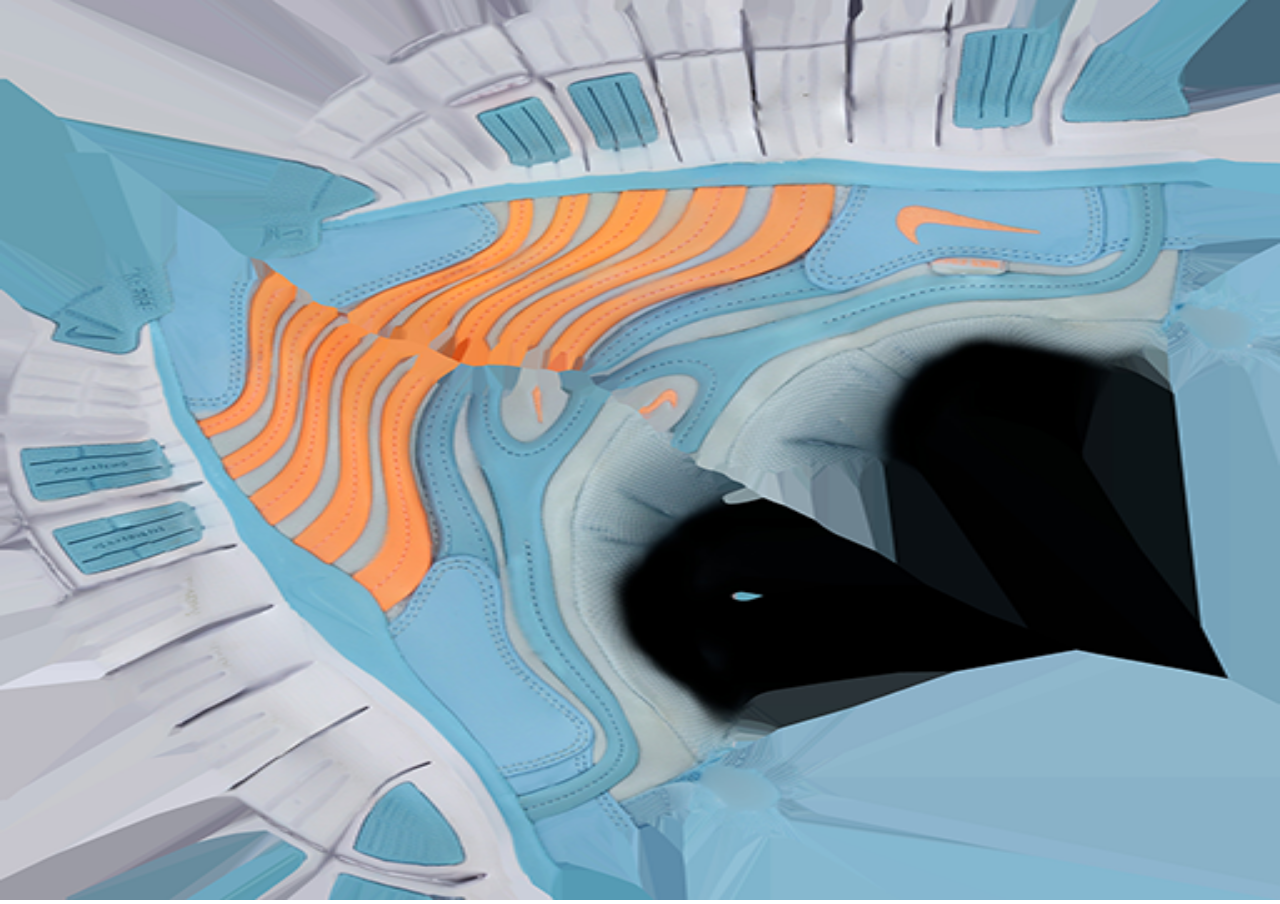
<file: ZGKJ/ZGKJ/templates/index.html>
<!DOCTYPE html>
<html>
<head>
    <meta charset="utf-8"/>
    <title>足购科技</title>
    <style>
        body {
            margin: 0;
            padding: 0;
        }

        .bg {
            width: 100%;
            height: 100vh;
        }

        .bg img {
            width: 100%;
            height: 100%;
        }
    </style>
</head>
<body>
<div class="bg">
    <img src='../static/guide.png'/>
</div>
</body>
</html>
</file>
